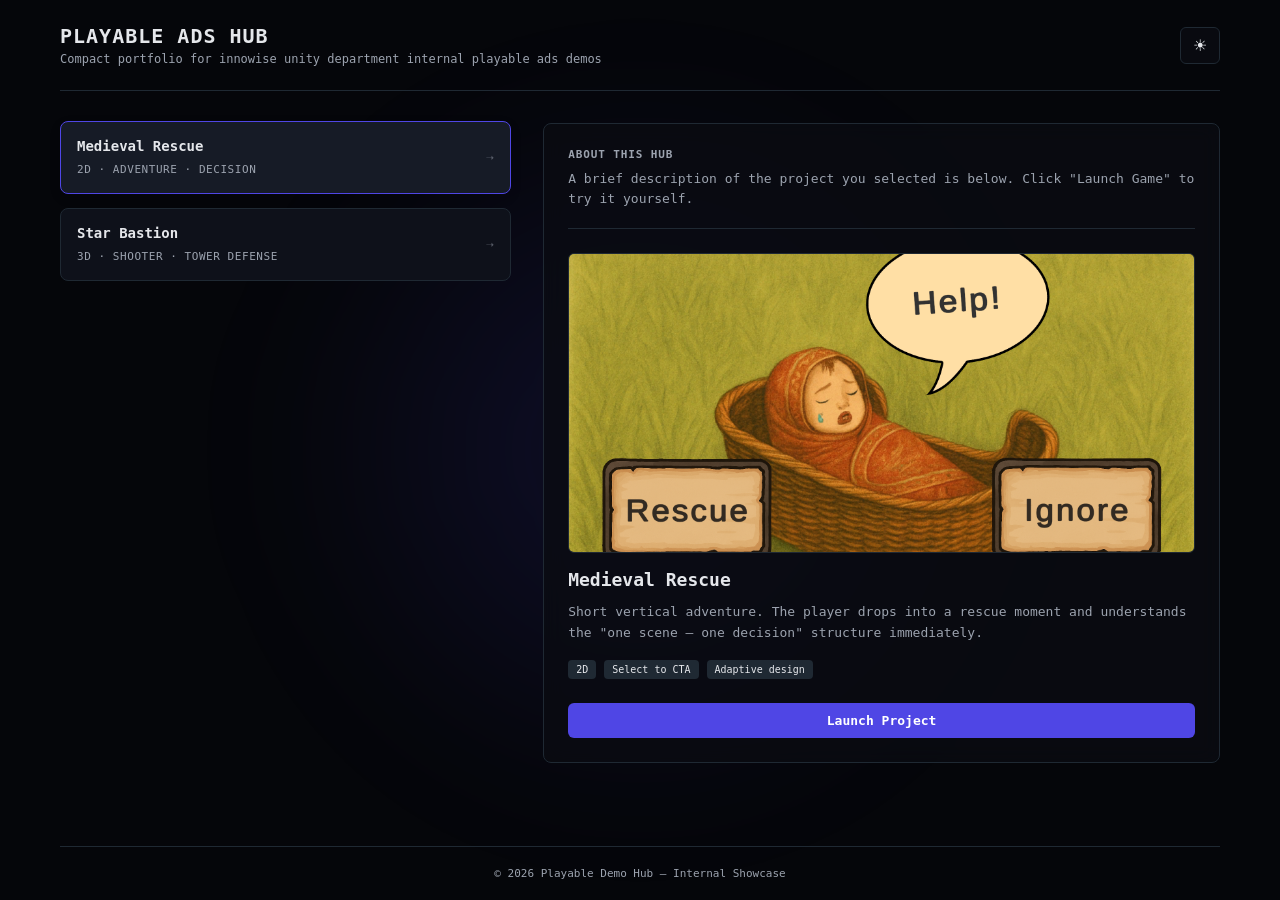
<file: index.html>
<!doctype html>
<html lang="en">
    <head>
        <meta charset="UTF-8" />
        <meta name="viewport" content="width=device-width, initial-scale=1.0" />
        <title>Playable Ads Demo Hub</title>
        <link rel="stylesheet" href="css/hub.css" />
    </head>
    <body class="hub-page">
        <div class="bg-glow"></div>

        <div class="site-wrapper">
            <header class="header">
                <div class="header-content">
                    <div class="header-text">
                        <h1 class="title">Playable ads hub</h1>
                        <p class="subtitle">
                            Compact portfolio for innowise unity department
                            internal playable ads demos
                        </p>
                    </div>
                    <button
                        id="theme-toggle"
                        class="theme-btn"
                        aria-label="Toggle theme"
                    >
                        <span class="theme-icon sun">☀</span>
                        <span class="theme-icon moon">☾</span>
                    </button>
                </div>
            </header>

            <main class="hub-main">
                <section class="hub-list" aria-label="Playable concepts">
                    <div class="hub-item" data-game="medieval">
                        <div class="hub-item-header">
                            <div class="hub-item-info">
                                <span class="hub-item-title"
                                    >Medieval Rescue</span
                                >
                                <span class="hub-item-meta"
                                    >2D · Adventure · Decision</span
                                >
                            </div>
                            <span class="hub-item-arrow">➝</span>
                        </div>

                        <div class="hub-item-mobile-content">
                            <img
                                src="img/medieval-demo.png"
                                alt="Medieval Rescue Art"
                                class="mobile-img-actual"
                            />
                            <p class="mobile-desc">
                                Quick emotional rescue scene. One clear
                                conflict, one decision.
                            </p>
                            <button
                                class="play-btn"
                                onclick="location.href = './medieval-ad.html'"
                            >
                                Play Demo
                            </button>
                        </div>
                    </div>

                    <div class="hub-item" data-game="scifi">
                        <div class="hub-item-header">
                            <div class="hub-item-info">
                                <span class="hub-item-title">Star Bastion</span>
                                <span class="hub-item-meta"
                                    >3D · Shooter · Tower Defense</span
                                >
                            </div>
                            <span class="hub-item-arrow">➝</span>
                        </div>

                        <div class="hub-item-mobile-content">
                            <img
                                src="img/sci-fi-demo.png"
                                alt="Star Bastion Art"
                                class="mobile-img-actual"
                            />
                            <p class="mobile-desc">
                                Hybrid 3D shooter. Defend the orbit, survive the
                                wave.
                            </p>
                            <button
                                class="play-btn"
                                onclick="location.href = './scifi-ad.html'"
                            >
                                Play Demo
                            </button>
                        </div>
                    </div>
                </section>

                <aside class="hub-preview-panel" aria-live="polite">
                    <div class="hub-about-static">
                        <h2 class="panel-label">About this hub</h2>
                        <p class="panel-text">
                            A brief description of the project you selected is
                            below. Click "Launch Game" to try it yourself.
                        </p>
                    </div>

                    <div class="preview-content" id="preview-container">
                        <div class="preview-placeholder">
                            Select a project to preview
                        </div>

                        <div class="project-details" data-target="medieval">
                            <img
                                src="img/medieval-demo.png"
                                alt="Medieval Rescue Art"
                                class="desktop-img-actual"
                            />
                            <h2 class="detail-title">Medieval Rescue</h2>
                            <p class="detail-desc">
                                Short vertical adventure. The player drops into
                                a rescue moment and understands the "one scene —
                                one decision" structure immediately.
                            </p>
                            <div class="detail-tags">
                                <span>2D</span>
                                <span>Select to CTA</span>
                                <span>Adaptive design</span>
                            </div>
                            <button
                                class="play-btn-lg"
                                onclick="location.href = './medieval-ad.html'"
                            >
                                Launch Project
                            </button>
                        </div>

                        <div class="project-details" data-target="scifi">
                            <img
                                src="img/sci-fi-demo.png"
                                alt="Star Bastion Art"
                                class="desktop-img-actual"
                            />
                            <h2 class="detail-title">
                                Star Bastion: Last Orbit
                            </h2>
                            <p class="detail-desc">
                                A 3D sci-fi hybrid. Shoot enemies while
                                controlling your view. A strong CTA follows the
                                first enemy wave.
                            </p>
                            <div class="detail-tags">
                                <span>3D</span>
                                <span>Two finger control</span>
                                <span>Reach score to CTA</span>
                                <span>Adaptive design</span>
                            </div>
                            <button
                                class="play-btn-lg"
                                onclick="location.href = './scifi-ad.html'"
                            >
                                Launch Project
                            </button>
                        </div>
                    </div>
                </aside>
            </main>

            <footer class="footer">
                <p>&copy; 2026 Playable Demo Hub — Internal Showcase</p>
            </footer>
        </div>

        <script src="js/hub.js"></script>
    </body>
</html>
</file>
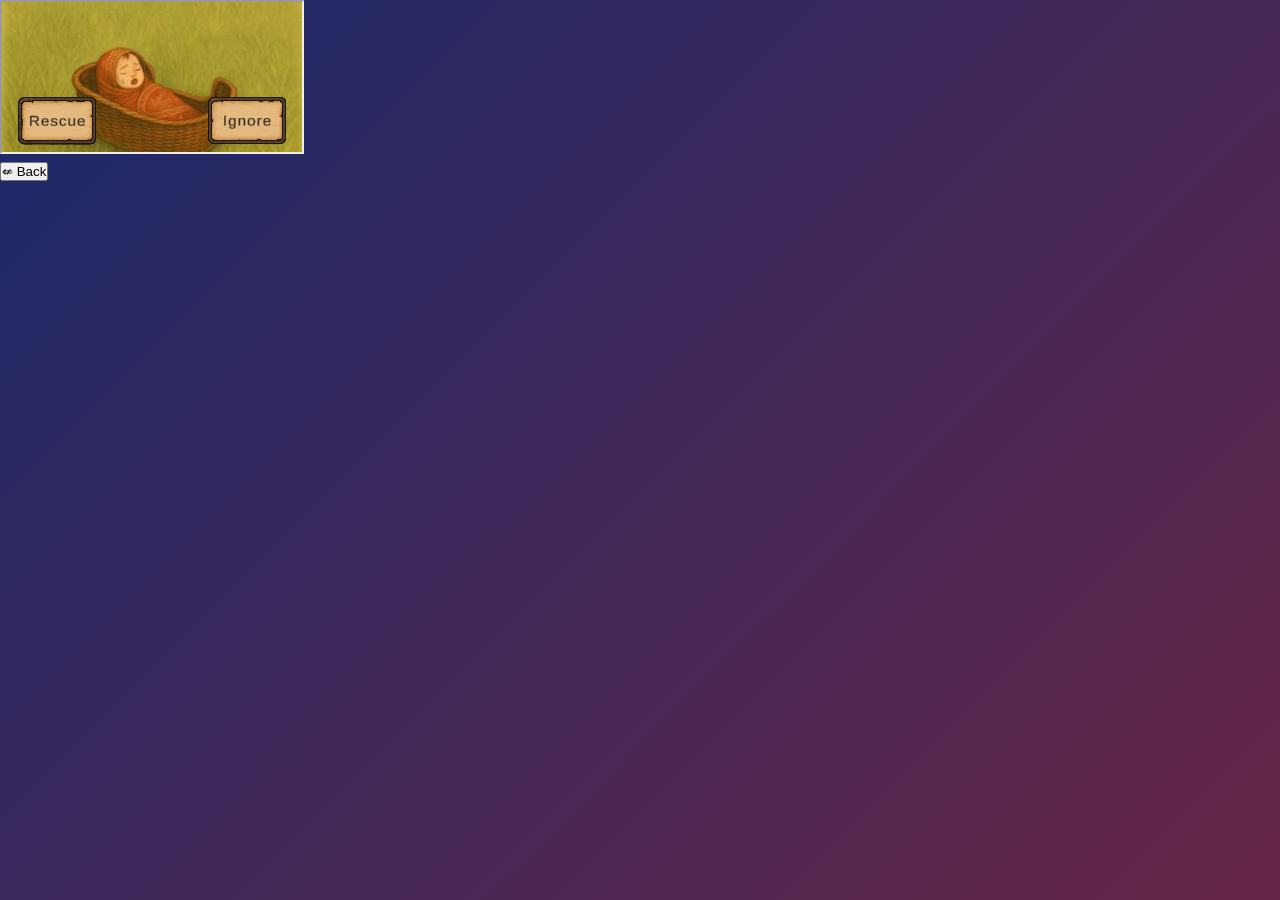
<file: fullscreen.html>
<!doctype html>
<html lang="en">
    <head>
        <meta charset="UTF-8" />
        <meta name="viewport" content="width=device-width, initial-scale=1.0" />
        <title>Medieval Rescue - Fullscreen Demo</title>
        <link rel="stylesheet" href="css/style.css" />
        <link
            href="https://fonts.googleapis.com/css2?family=MedievalSharp&family=Cinzel:wght@400;700&display=swap"
            rel="stylesheet"
        />
    </head>
    <body>
        <div class="mobile-fullscreen-game" id="mobileFullscreenGame">
            <iframe
                src="./playable/playable.html"
                class="mobile-game-frame"
                title="Medieval Rescue Game"
                allow="autoplay; fullscreen"
            >
            </iframe>
        </div>

        <button class="leave-game-btn" id="leaveGameBtn">
            &nLeftarrow; Back
        </button>

        <!--<nav class="breadcrumb fullscreen-breadcrumb">
            <a href="./index.html">Home</a>
            <span class="breadcrumb-separator">›</span>
            <a href="./medieval-ad.html">Ad</a>
            <span class="breadcrumb-separator">›</span>
            <span>Demo</span>
        </nav>-->

        <script>
            document.addEventListener("DOMContentLoaded", () => {
                let leaveBut = document.getElementById("leaveGameBtn");

                leaveBut.addEventListener("click", function () {
                    window.location.href = "./medieval-ad.html";
                });
            });
        </script>
    </body>
</html>
</file>
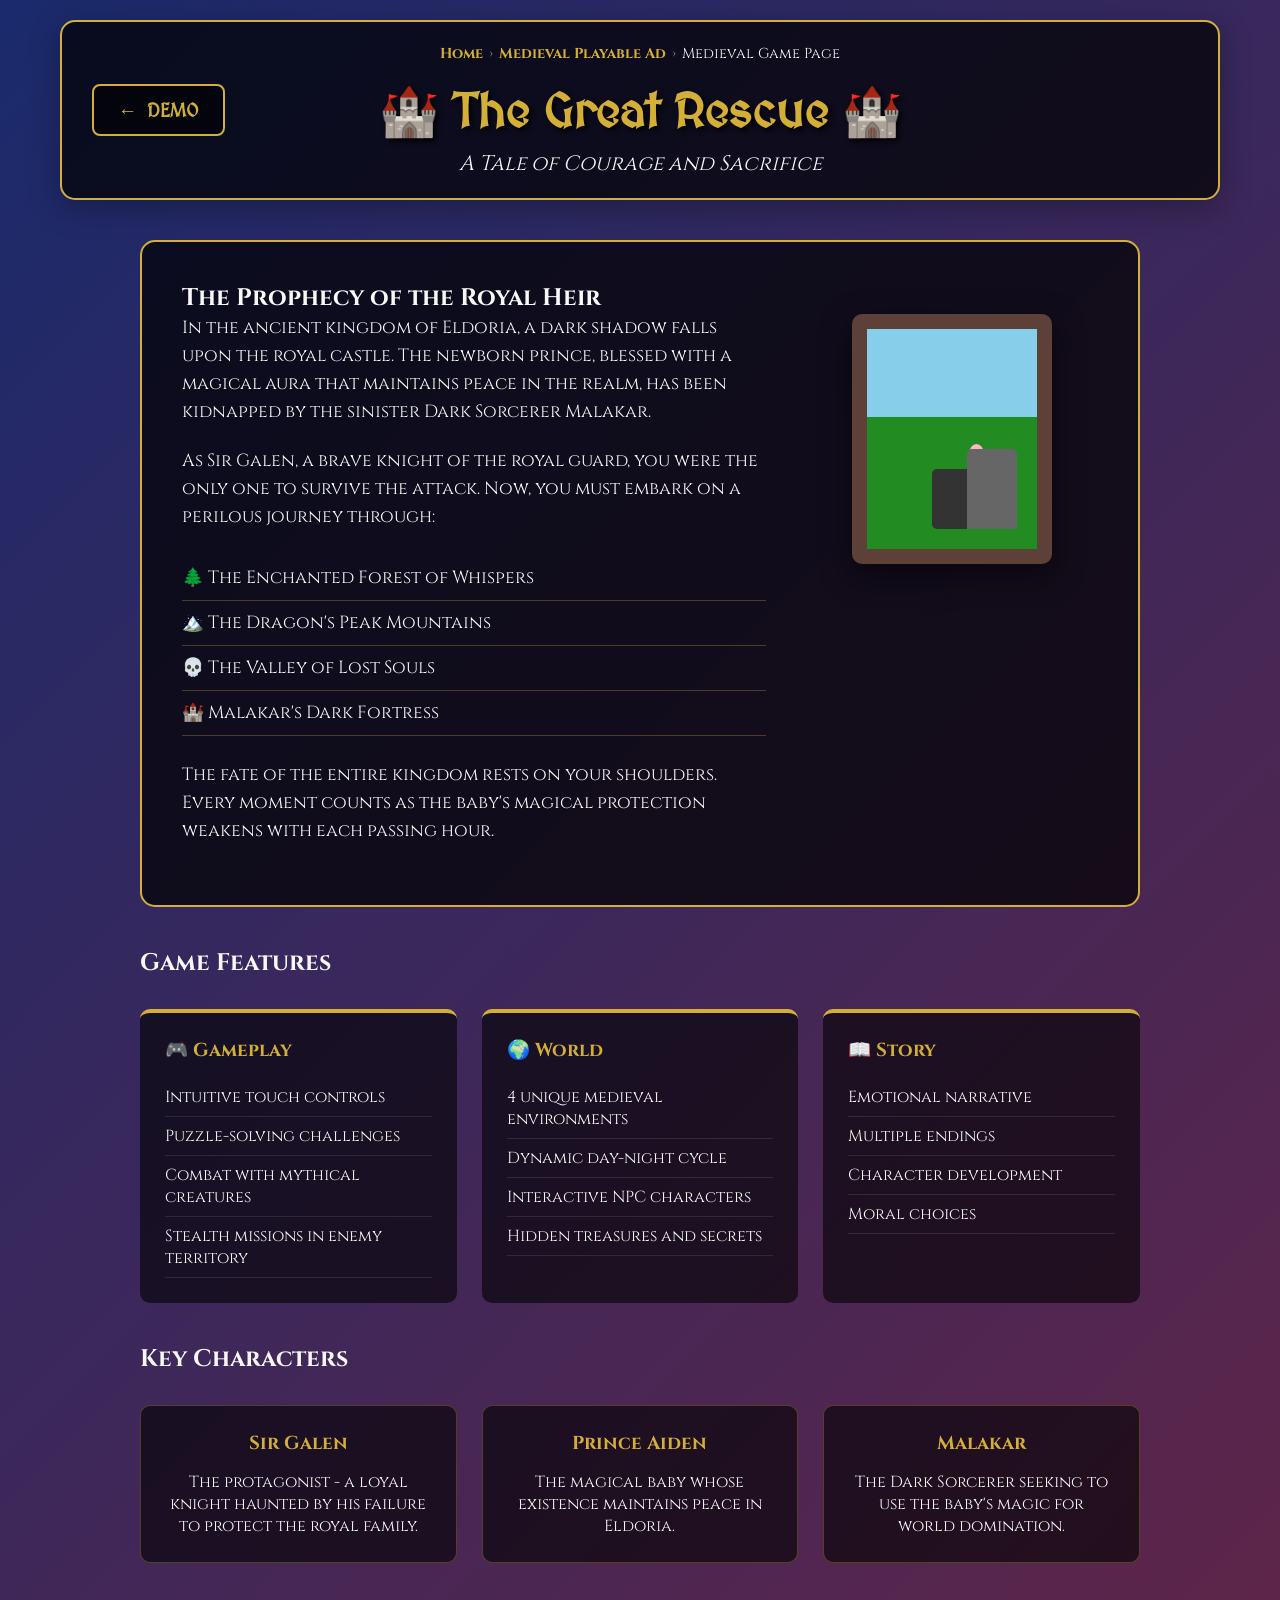
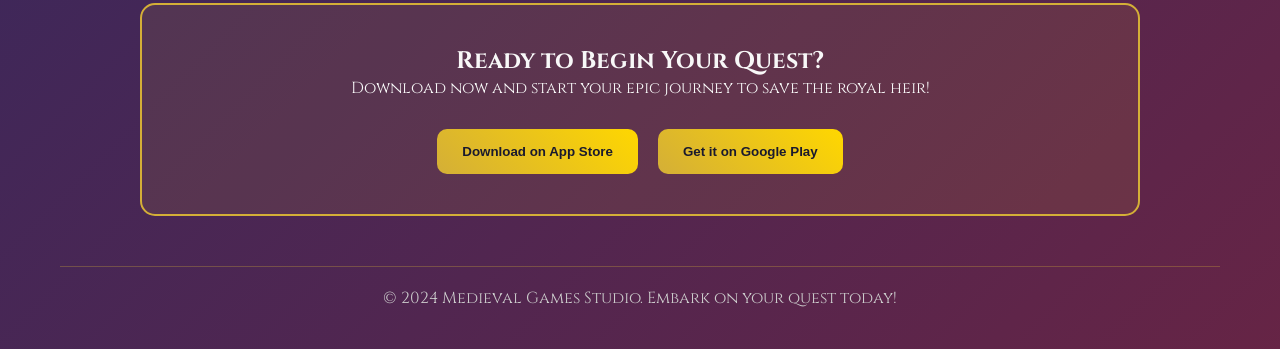
<file: game.html>
<!doctype html>
<html lang="en">
    <head>
        <meta charset="UTF-8" />
        <meta name="viewport" content="width=device-width, initial-scale=1.0" />
        <title>Medieval Rescue - Game Information</title>
        <link rel="stylesheet" href="css/style.css" />
        <link
            href="https://fonts.googleapis.com/css2?family=MedievalSharp&family=Cinzel:wght@400;700&display=swap"
            rel="stylesheet"
        />
    </head>
    <body class="game-page">
        <div class="container">
            <header class="header">
                <a href="./medieval-ad.html" class="medieval-back-btn">
                    <span>←</span> Demo
                </a>

                <nav class="breadcrumb">
                    <a href="./index.html">Home</a>
                    <span class="breadcrumb-separator">›</span>
                    <a href="./medieval-ad.html">Medieval Playable Ad</a>
                    <span class="breadcrumb-separator">›</span>
                    <span>Medieval Game Page</span>
                </nav>
                <h1 class="title">🏰 The Great Rescue 🏰</h1>
                <p class="subtitle">A Tale of Courage and Sacrifice</p>
            </header>

            <main class="game-details">
                <div class="story-section">
                    <h2>The Prophecy of the Royal Heir</h2>
                    <div class="story-content">
                        <div class="story-text">
                            <p>
                                In the ancient kingdom of Eldoria, a dark shadow
                                falls upon the royal castle. The newborn prince,
                                blessed with a magical aura that maintains peace
                                in the realm, has been kidnapped by the sinister
                                Dark Sorcerer Malakar.
                            </p>

                            <p>
                                As Sir Galen, a brave knight of the royal guard,
                                you were the only one to survive the attack.
                                Now, you must embark on a perilous journey
                                through:
                            </p>

                            <ul class="journey-list">
                                <li>🌲 The Enchanted Forest of Whispers</li>
                                <li>🏔️ The Dragon's Peak Mountains</li>
                                <li>💀 The Valley of Lost Souls</li>
                                <li>🏰 Malakar's Dark Fortress</li>
                            </ul>

                            <p>
                                The fate of the entire kingdom rests on your
                                shoulders. Every moment counts as the baby's
                                magical protection weakens with each passing
                                hour.
                            </p>
                        </div>

                        <div class="story-image">
                            <div class="medieval-art">
                                <div class="art-frame">
                                    <div class="knight-baby-scene">
                                        <div class="knight"></div>
                                        <div class="baby"></div>
                                        <div class="castle"></div>
                                    </div>
                                </div>
                            </div>
                        </div>
                    </div>
                </div>

                <div class="game-features">
                    <h2>Game Features</h2>
                    <div class="features-grid">
                        <div class="feature-card">
                            <h3>🎮 Gameplay</h3>
                            <ul>
                                <li>Intuitive touch controls</li>
                                <li>Puzzle-solving challenges</li>
                                <li>Combat with mythical creatures</li>
                                <li>Stealth missions in enemy territory</li>
                            </ul>
                        </div>

                        <div class="feature-card">
                            <h3>🌍 World</h3>
                            <ul>
                                <li>4 unique medieval environments</li>
                                <li>Dynamic day-night cycle</li>
                                <li>Interactive NPC characters</li>
                                <li>Hidden treasures and secrets</li>
                            </ul>
                        </div>

                        <div class="feature-card">
                            <h3>📖 Story</h3>
                            <ul>
                                <li>Emotional narrative</li>
                                <li>Multiple endings</li>
                                <li>Character development</li>
                                <li>Moral choices</li>
                            </ul>
                        </div>
                    </div>
                </div>

                <div class="character-section">
                    <h2>Key Characters</h2>
                    <div class="characters">
                        <div class="character">
                            <h3>Sir Galen</h3>
                            <p>
                                The protagonist - a loyal knight haunted by his
                                failure to protect the royal family.
                            </p>
                        </div>
                        <div class="character">
                            <h3>Prince Aiden</h3>
                            <p>
                                The magical baby whose existence maintains peace
                                in Eldoria.
                            </p>
                        </div>
                        <div class="character">
                            <h3>Malakar</h3>
                            <p>
                                The Dark Sorcerer seeking to use the baby's
                                magic for world domination.
                            </p>
                        </div>
                    </div>
                </div>

                <div class="call-to-action">
                    <h2>Ready to Begin Your Quest?</h2>
                    <p>
                        Download now and start your epic journey to save the
                        royal heir!
                    </p>
                    <div class="download-buttons">
                        <button class="download-btn">
                            Download on App Store
                        </button>
                        <button class="download-btn">
                            Get it on Google Play
                        </button>
                    </div>
                </div>
            </main>

            <footer class="footer">
                <p>
                    &copy; 2024 Medieval Games Studio. Embark on your quest
                    today!
                </p>
            </footer>
        </div>

        <script src="js/script.js"></script>
    </body>
</html>
</file>
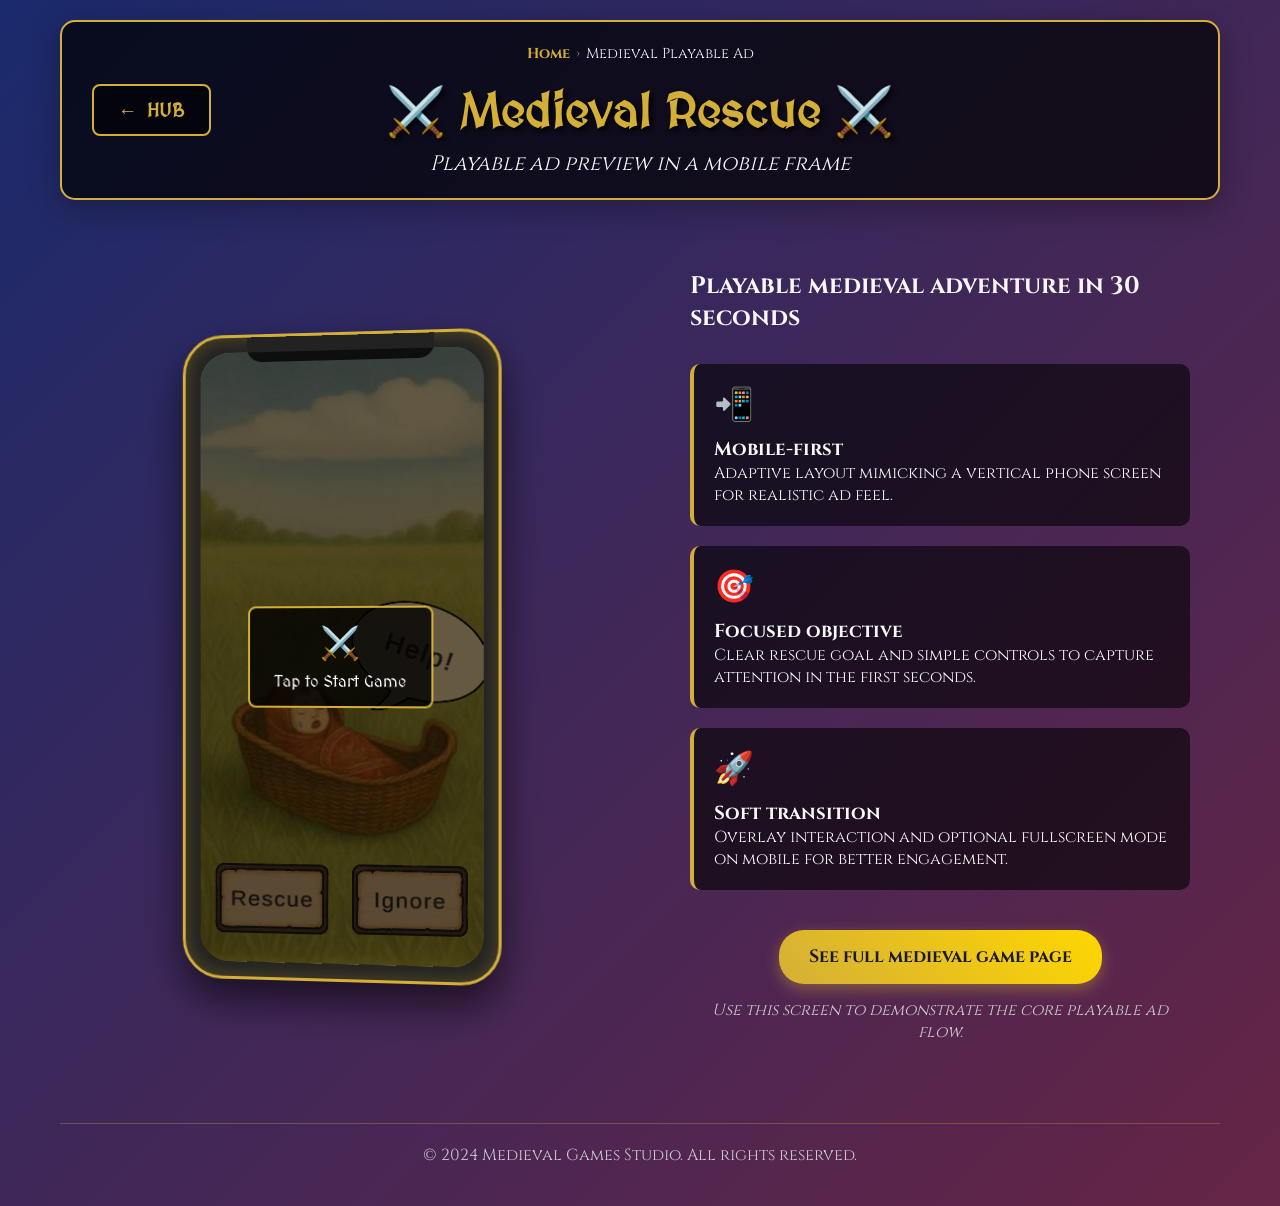
<file: medieval-ad.html>
<!doctype html>
<html lang="en">
    <head>
        <meta charset="UTF-8" />
        <meta name="viewport" content="width=device-width, initial-scale=1.0" />
        <title>Medieval Rescue - Playable Ad</title>
        <link rel="stylesheet" href="css/style.css" />
        <link
            href="https://fonts.googleapis.com/css2?family=MedievalSharp&family=Cinzel:wght@400;700&display=swap"
            rel="stylesheet"
        />
    </head>
    <body class="ad-page">
        <div class="container">
            <header class="header">
                <a href="./index.html" class="medieval-back-btn">
                    <span>←</span> Hub
                </a>

                <nav class="breadcrumb">
                    <a href="./index.html">Home</a>
                    <span class="breadcrumb-separator">›</span>
                    <span>Medieval Playable Ad</span>
                </nav>
                <h1 class="title">⚔️ Medieval Rescue ⚔️</h1>
                <p class="subtitle">Playable ad preview in a mobile frame</p>
            </header>

            <main class="main-content">
                <div class="phone-simulator">
                    <div class="phone-frame">
                        <div class="phone-notch"></div>
                        <div class="phone-screen">
                            <iframe
                                src="./playable/playable.html"
                                class="unity-frame"
                                title="Medieval Rescue Game"
                                allow="autoplay; fullscreen"
                            >
                            </iframe>

                            <div class="game-overlay" id="gameOverlay">
                                <div class="overlay-content">
                                    <span class="icon">⚔️</span>
                                    <span class="text">Tap to Start Game</span>
                                </div>
                            </div>
                        </div>
                    </div>
                    
                    <div class="medieval-mobile-wrapper">
                        <a href="./index.html" class="medieval-mobile-btn"></a>
                    </div>
                </div>

                <div class="game-info">
                    <h2>Playable medieval adventure in 30 seconds</h2>
                    <div class="features">
                        <div class="feature">
                            <span class="icon">📲</span>
                            <h3>Mobile-first</h3>
                            <p>
                                Adaptive layout mimicking a vertical phone
                                screen for realistic ad feel.
                            </p>
                        </div>
                        <div class="feature">
                            <span class="icon">🎯</span>
                            <h3>Focused objective</h3>
                            <p>
                                Clear rescue goal and simple controls to capture
                                attention in the first seconds.
                            </p>
                        </div>
                        <div class="feature">
                            <span class="icon">🚀</span>
                            <h3>Soft transition</h3>
                            <p>
                                Overlay interaction and optional fullscreen mode
                                on mobile for better engagement.
                            </p>
                        </div>
                    </div>

                    <div class="cta-section">
                        <a href="./game.html" class="cta-button"
                            >See full medieval game page</a
                        >
                        <p class="cta-subtext">
                            Use this screen to demonstrate the core playable ad
                            flow.
                        </p>
                    </div>
                </div>
            </main>

            <footer class="footer">
                <p>&copy; 2024 Medieval Games Studio. All rights reserved.</p>
            </footer>
        </div>

        <script src="js/script.js"></script>
    </body>
</html>
</file>
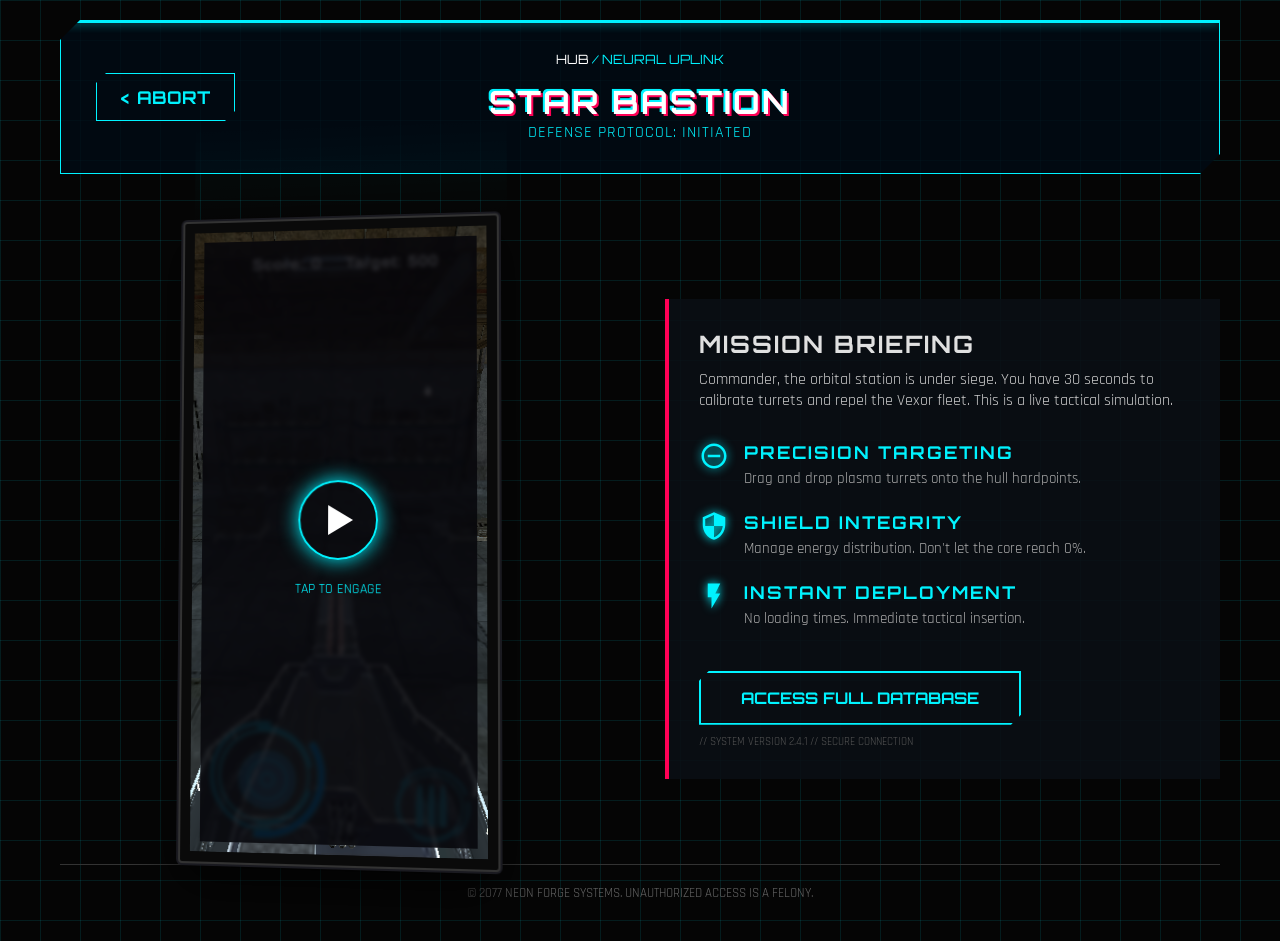
<file: scifi-ad.html>
<!doctype html>
<html lang="en">
    <head>
        <meta charset="UTF-8" />
        <meta name="viewport" content="width=device-width, initial-scale=1.0" />
        <title>Star Bastion - Neural Link</title>
        <link rel="stylesheet" href="css/scifi-style.css" />
    </head>
    <body class="scifi-body">
        <div class="container">
            <header class="header">
                <a href="./index.html" class="cyber-back-btn">
                    <span style="margin-right: 8px"><</span> ABORT
                </a>

                <nav class="breadcrumb">
                    <a href="./index.html">Hub</a> /
                    <span>Neural Uplink</span>
                </nav>
                <h1 class="glitch-text" data-text="STAR BASTION">
                    STAR BASTION
                </h1>
                <p style="color: var(--neon-blue); letter-spacing: 1px">
                    DEFENSE PROTOCOL: INITIATED
                </p>
            </header>

            <main class="main-grid">
                <div class="phone-simulator">
                    <div class="device-frame">
                        <div class="scanline"></div>
                        <div class="iframe-container">
                            <div class="device-overlay" id="gameOverlay">
                                <div class="start-btn">
                                    <div class="start-icon"></div>
                                </div>
                                <p
                                    style="
                                        margin-top: 20px;
                                        color: var(--neon-blue);
                                        font-size: 0.9rem;
                                    "
                                >
                                    TAP TO ENGAGE
                                </p>
                            </div>

                            <iframe
                                src="./playable/playable-scifi.html"
                                class="game-iframe"
                                title="Star Bastion Gameplay"
                                allow="autoplay; fullscreen"
                            >
                            </iframe>
                        </div>
                    </div>

                    <div class="cyber-mobile-wrapper">
                        <a href="./index.html" class="cyber-mobile-btn">
                            << ABORT MISSION
                        </a>
                    </div>
                </div>

                <div class="game-info">
                    <div class="info-panel">
                        <h2>Mission Briefing</h2>
                        <p style="color: #ccc; margin-top: 10px">
                            Commander, the orbital station is under siege. You
                            have 30 seconds to calibrate turrets and repel the
                            Vexor fleet. This is a live tactical simulation.
                        </p>

                        <div class="feature-list">
                            <div class="feature-item">
                                <div class="feature-icon">
                                    <svg viewBox="0 0 24 24">
                                        <path
                                            d="M12 2C6.48 2 2 6.48 2 12s4.48 10 10 10 10-4.48 10-10S17.52 2 12 2zm0 18c-4.41 0-8-3.59-8-8s3.59-8 8-8 8 3.59 8 8-3.59 8-8 8zm-5-9h10v2H7z"
                                        />
                                    </svg>
                                </div>
                                <div class="feature-text">
                                    <h3>Precision Targeting</h3>
                                    <p>
                                        Drag and drop plasma turrets onto the
                                        hull hardpoints.
                                    </p>
                                </div>
                            </div>

                            <div class="feature-item">
                                <div class="feature-icon">
                                    <svg viewBox="0 0 24 24">
                                        <path
                                            d="M12 1L3 5v6c0 5.55 3.84 10.74 9 12 5.16-1.26 9-6.45 9-12V5l-9-4zm0 10.99h7c-.53 4.12-3.28 7.79-7 8.94V12H5V6.3l7-3.11v8.8z"
                                        />
                                    </svg>
                                </div>
                                <div class="feature-text">
                                    <h3>Shield Integrity</h3>
                                    <p>
                                        Manage energy distribution. Don't let
                                        the core reach 0%.
                                    </p>
                                </div>
                            </div>

                            <div class="feature-item">
                                <div class="feature-icon">
                                    <svg viewBox="0 0 24 24">
                                        <path d="M7 2v11h3v9l7-12h-4l4-8z" />
                                    </svg>
                                </div>
                                <div class="feature-text">
                                    <h3>Instant Deployment</h3>
                                    <p>
                                        No loading times. Immediate tactical
                                        insertion.
                                    </p>
                                </div>
                            </div>
                        </div>

                        <div style="margin-top: 40px">
                            <a href="./scifi-game.html" class="cyber-btn">
                                Access Full Database
                            </a>
                            <p
                                style="
                                    font-size: 0.7rem;
                                    color: #555;
                                    margin-top: 10px;
                                "
                            >
                                // SYSTEM VERSION 2.4.1 // SECURE CONNECTION
                            </p>
                        </div>
                    </div>
                </div>
            </main>

            <footer class="footer">
                <p>
                    &copy; 2077 Neon Forge Systems. Unauthorized access is a
                    felony.
                </p>
            </footer>
        </div>

        <script src="js/scifi-script.js"></script>
    </body>
</html>
</file>
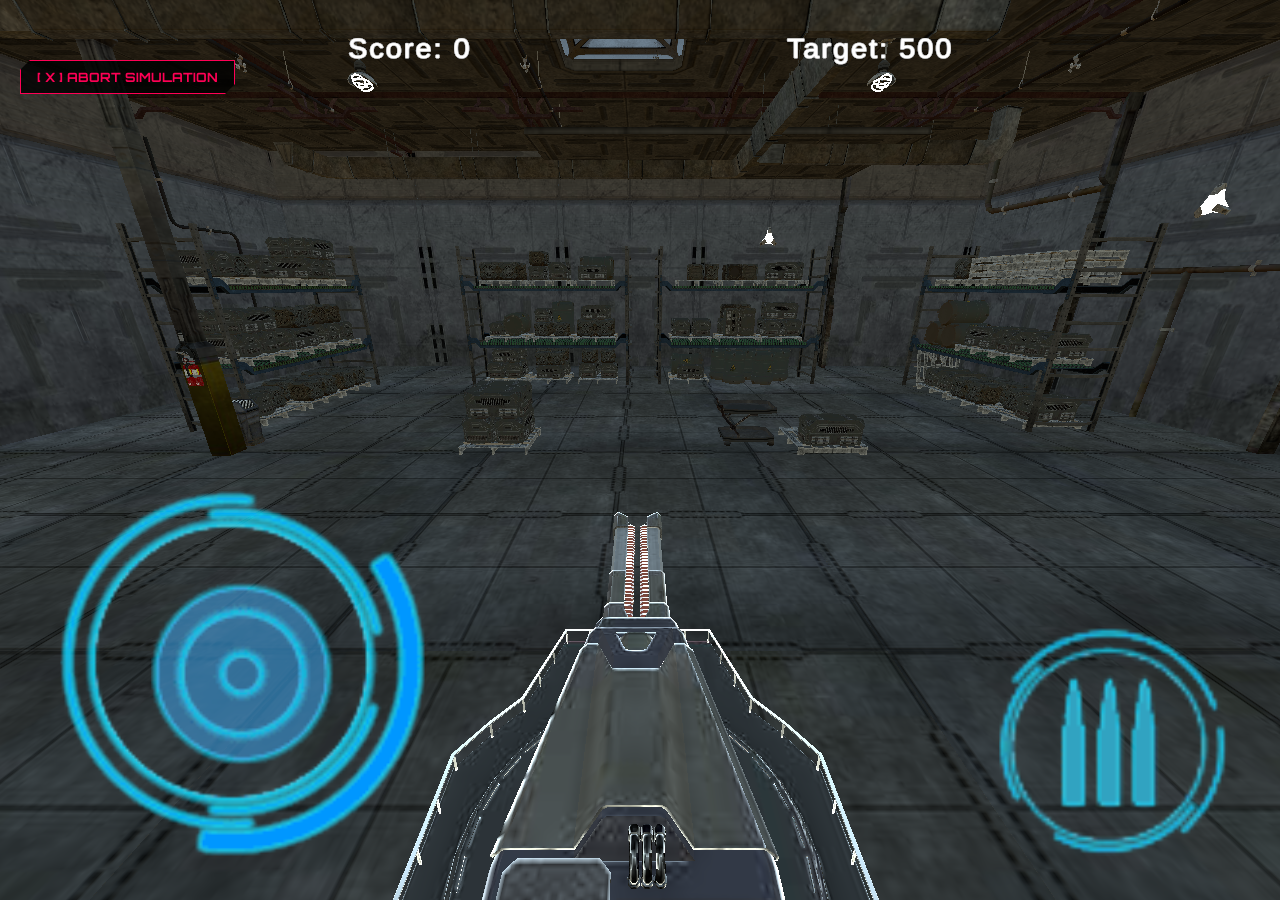
<file: scifi-fullscreen.html>
<!doctype html>
<html lang="en">
    <head>
        <meta charset="UTF-8" />
        <meta name="viewport" content="width=device-width, initial-scale=1.0" />
        <title>Star Bastion - Tactical Mode</title>
        <link rel="stylesheet" href="css/scifi-style.css" />
    </head>
    <body>
        <div class="mobile-fs-container">
            <!--<nav class="breadcrumb fullscreen-breadcrumb">
                <a href="./index.html">HUB</a> /
                <a href="./scifi-ad.html">UPLINK</a> /
                <span>TACTICAL</span>
            </nav>-->

            <button id="abortMissionBtn" class="cyber-btn danger abort-btn">
                [ X ] ABORT SIMULATION
            </button>

            <iframe
                src="./playable/playable-scifi.html"
                class="game-iframe"
                title="Star Bastion Mobile"
                allow="autoplay; fullscreen"
            >
            </iframe>
        </div>

        <script>
            // Inline script for immediate execution on mobile
            document.addEventListener("DOMContentLoaded", () => {
                const abortBtn = document.getElementById("abortMissionBtn");
                abortBtn.addEventListener("click", () => {
                    // Return to the ad landing page
                    window.location.href = "./scifi-ad.html";
                });
            });
        </script>
    </body>
</html>
</file>
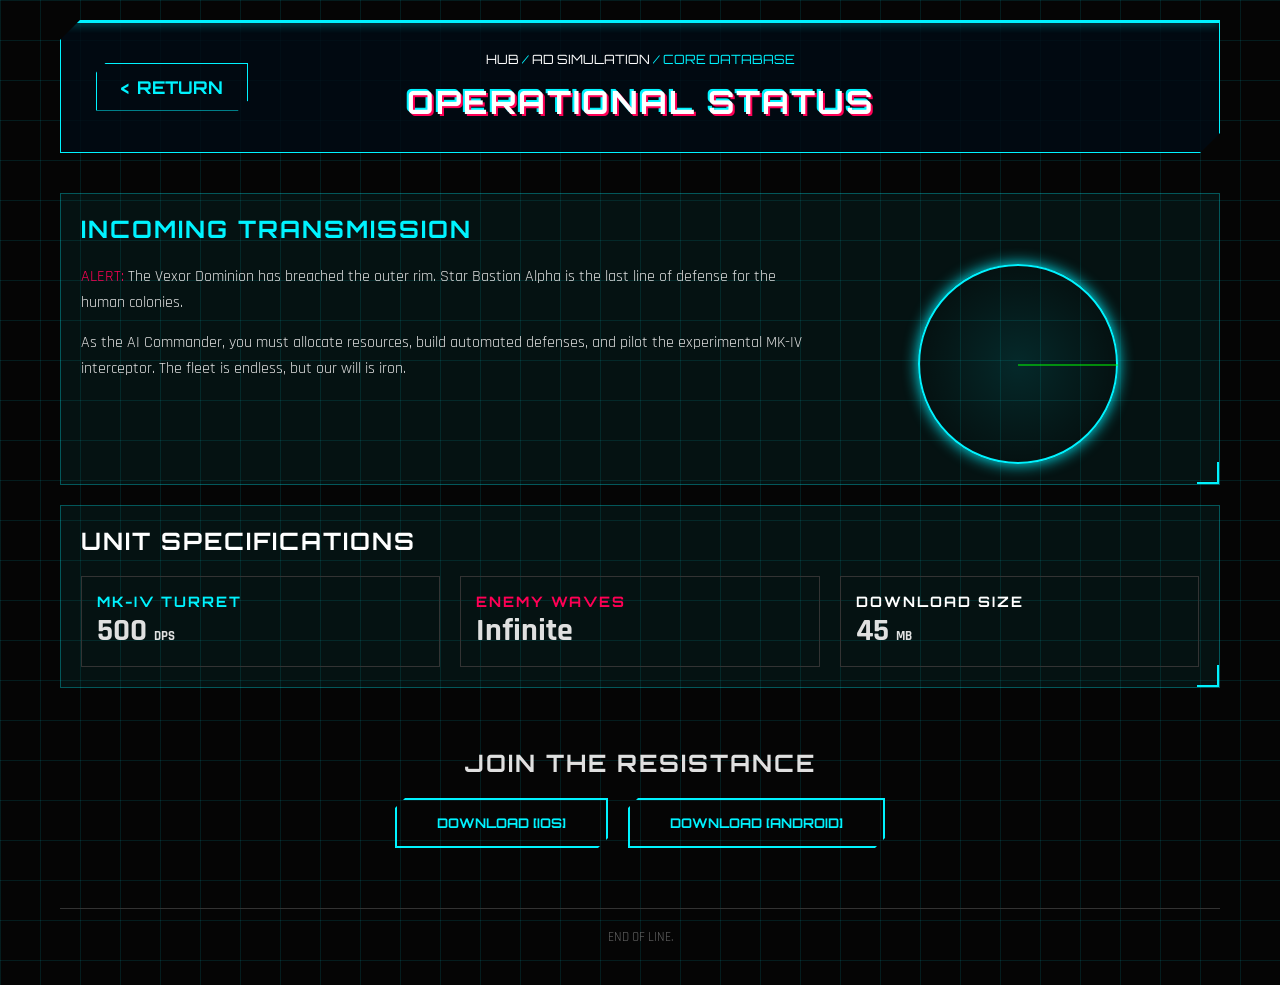
<file: scifi-game.html>
<!doctype html>
<html lang="en">
    <head>
        <meta charset="UTF-8" />
        <meta name="viewport" content="width=device-width, initial-scale=1.0" />
        <title>Star Bastion - Database</title>
        <link rel="stylesheet" href="css/scifi-style.css" />
    </head>
    <body>
        <div class="container">
            <header class="header">
                <a href="./scifi-ad.html" class="cyber-back-btn">
                    <span style="margin-right: 8px"><</span> RETURN
                </a>

                <nav class="breadcrumb">
                    <a href="./index.html">Hub</a> /
                    <a href="./scifi-ad.html">Ad Simulation</a> /
                    <span>Core Database</span>
                </nav>
                <h1 class="glitch-text">OPERATIONAL STATUS</h1>
            </header>

            <main>
                <section class="holo-card">
                    <h2 style="color: var(--neon-blue); margin-bottom: 20px">
                        INCOMING TRANSMISSION
                    </h2>
                    <div style="display: flex; gap: 30px; flex-wrap: wrap">
                        <div style="flex: 2">
                            <p style="margin-bottom: 15px; line-height: 1.6">
                                <span style="color: var(--neon-pink)"
                                    >ALERT:</span
                                >
                                The Vexor Dominion has breached the outer rim.
                                Star Bastion Alpha is the last line of defense
                                for the human colonies.
                            </p>
                            <p style="margin-bottom: 15px; line-height: 1.6">
                                As the AI Commander, you must allocate
                                resources, build automated defenses, and pilot
                                the experimental MK-IV interceptor. The fleet is
                                endless, but our will is iron.
                            </p>
                        </div>

                        <div
                            style="
                                flex: 1;
                                min-width: 250px;
                                display: flex;
                                justify-content: center;
                            "
                        >
                            <div
                                style="
                                    width: 200px;
                                    height: 200px;
                                    border: 2px solid var(--neon-blue);
                                    border-radius: 50%;
                                    background: radial-gradient(
                                        circle,
                                        rgba(0, 243, 255, 0.1) 0%,
                                        transparent 70%
                                    );
                                    position: relative;
                                    box-shadow: 0 0 15px var(--neon-blue);
                                "
                            >
                                <div
                                    style="
                                        position: absolute;
                                        top: 50%;
                                        left: 50%;
                                        width: 100px;
                                        height: 2px;
                                        background: rgba(0, 255, 0, 0.5);
                                        transform-origin: left;
                                        animation: radar-spin 4s infinite linear;
                                    "
                                ></div>
                            </div>
                            <style>
                                @keyframes radar-spin {
                                    100% {
                                        transform: rotate(360deg);
                                    }
                                }
                            </style>
                        </div>
                    </div>
                </section>

                <section class="holo-card">
                    <h2 style="color: #fff; margin-bottom: 20px">
                        UNIT SPECIFICATIONS
                    </h2>
                    <div class="stats-grid">
                        <div style="border: 1px solid #333; padding: 15px">
                            <h3
                                style="
                                    color: var(--neon-blue);
                                    font-size: 0.9rem;
                                "
                            >
                                MK-IV TURRET
                            </h3>
                            <p style="font-size: 2rem; font-weight: bold">
                                500 <span style="font-size: 0.8rem">DPS</span>
                            </p>
                        </div>
                        <div style="border: 1px solid #333; padding: 15px">
                            <h3
                                style="
                                    color: var(--neon-pink);
                                    font-size: 0.9rem;
                                "
                            >
                                ENEMY WAVES
                            </h3>
                            <p style="font-size: 2rem; font-weight: bold">
                                Infinite
                            </p>
                        </div>
                        <div style="border: 1px solid #333; padding: 15px">
                            <h3 style="color: #fff; font-size: 0.9rem">
                                DOWNLOAD SIZE
                            </h3>
                            <p style="font-size: 2rem; font-weight: bold">
                                45 <span style="font-size: 0.8rem">MB</span>
                            </p>
                        </div>
                    </div>
                </section>

                <div style="text-align: center; margin: 60px 0">
                    <h2 style="margin-bottom: 20px">JOIN THE RESISTANCE</h2>
                    <div
                        style="
                            display: flex;
                            gap: 20px;
                            justify-content: center;
                            flex-wrap: wrap;
                        "
                    >
                        <button class="cyber-btn">Download [iOS]</button>
                        <button class="cyber-btn">Download [Android]</button>
                    </div>
                </div>
            </main>

            <footer class="footer">
                <p>End of Line.</p>
            </footer>
        </div>

        <script src="js/scifi-script.js"></script>
    </body>
</html>
</file>
<file: css/hub.css>
/* --- Variables & Theme Setup --- */
:root {
    /* Dark Theme (Default) */
    --bg-app: #05060a;
    --bg-panel: rgba(10, 12, 18, 0.8);
    --bg-card: #0e111a;
    --bg-card-hover: #161b26;
    --border-color: #1f2933;
    --accent-color: #4f46e5;
    --accent-hover: #4338ca;
    --text-main: #e5e7eb;
    --text-muted: #9ca3af;
    --placeholder-bg: #111827;

    /* Dynamic Background Color (Deep Indigo/Purple for Dark Mode) */
    --glow-color: rgba(79, 70, 229, 0.15);

    --font-main: "JetBrains Mono", "Fira Code", monospace;
    --transition: 0.25s ease;
}

body.light-theme {
    /* Light Theme overrides */
    --bg-app: #f3f4f6;
    --bg-panel: rgba(
        255,
        255,
        255,
        0.85
    ); /* Slightly more transparent for glow visibility */
    --bg-card: #ffffff;
    --bg-card-hover: #f9fafb;
    --border-color: #e5e7eb;
    --text-main: #1f2937;
    --text-muted: #6b7280;
    --placeholder-bg: #e5e7eb;

    /* Dynamic Background Color (Soft Blue/Violet for Light Mode) */
    --glow-color: rgba(165, 180, 252, 0.4);
}

/* --- Base Reset & Layout --- */
* {
    margin: 0;
    padding: 0;
    box-sizing: border-box;
}

html,
body {
    height: 100%;
}

body.hub-page {
    font-family: var(--font-main);
    background: var(--bg-app);
    color: var(--text-main);
    transition:
        background var(--transition),
        color var(--transition);
    position: relative;
    overflow-x: hidden; /* Prevent scrollbar from blur overflow */
}

/* --- Dynamic Background Glow --- */
.bg-glow {
    position: fixed;
    top: 50%;
    left: 50%;
    transform: translate(-50%, -50%);
    width: 60vmax; /* Responsive size */
    height: 60vmax;
    background: radial-gradient(
        circle at center,
        var(--glow-color) 0%,
        transparent 70%
    );
    z-index: -1; /* Behind everything */
    pointer-events: none; /* Click-through */
    filter: blur(60px); /* Soften the edges significantly */
    animation: pulse-glow 8s ease-in-out infinite alternate;
}

@keyframes pulse-glow {
    0% {
        opacity: 0.5;
        transform: translate(-50%, -50%) scale(0.8);
    }
    100% {
        opacity: 0.8;
        transform: translate(-50%, -50%) scale(1.1);
    }
}

.site-wrapper {
    display: flex;
    flex-direction: column;
    min-height: 100vh;
    max-width: 1200px;
    margin: 0 auto;
    padding: 0 20px;
    position: relative;
    z-index: 1; /* Keep content above glow */
}

/* --- Header --- */
.header {
    padding: 24px 0;
    border-bottom: 1px solid var(--border-color);
    margin-bottom: 32px;
}

.header-content {
    display: flex;
    justify-content: space-between;
    align-items: center;
}

.title {
    font-size: 20px;
    font-weight: 700;
    text-transform: uppercase;
    letter-spacing: 0.05em;
}

.subtitle {
    font-size: 12px;
    color: var(--text-muted);
    margin-top: 4px;
}

/* Theme Toggle Button */
.theme-btn {
    background: transparent;
    border: 1px solid var(--border-color);
    color: var(--text-main);
    padding: 8px 12px;
    border-radius: 6px;
    cursor: pointer;
    font-size: 16px;
    transition: all 0.2s;
    display: flex;
    align-items: center;
    justify-content: center;
    background: var(--bg-panel); /* Add background to stand out from glow */
}

.theme-btn:hover {
    border-color: var(--accent-color);
    color: var(--accent-color);
}

.light-theme .theme-icon.sun {
    display: none;
}
.light-theme .theme-icon.moon {
    display: inline;
}
body:not(.light-theme) .theme-icon.sun {
    display: inline;
}
body:not(.light-theme) .theme-icon.moon {
    display: none;
}

/* --- Main Grid Layout --- */
.hub-main {
    flex: 1; /* Pushes footer down */
    display: grid;
    grid-template-columns: 1fr 1.5fr;
    gap: 32px;
    padding-bottom: 40px;
}

/* --- Left Column: List --- */
.hub-list {
    display: flex;
    flex-direction: column;
    gap: 12px;
}

.hub-item {
    background: var(--bg-card);
    border: 1px solid var(--border-color);
    border-radius: 8px;
    padding: 16px;
    cursor: pointer;
    transition: var(--transition);
}

.hub-item:hover,
.hub-item.active {
    border-color: var(--accent-color);
    background: var(--bg-card-hover);
    transform: translateY(-2px);
    box-shadow: 0 4px 12px rgba(0, 0, 0, 0.1);
}

.hub-item-header {
    display: flex;
    justify-content: space-between;
    align-items: center;
}

.hub-item-title {
    display: block;
    font-weight: 600;
    font-size: 14px;
    margin-bottom: 4px;
}

.hub-item-meta {
    font-size: 11px;
    color: var(--text-muted);
    text-transform: uppercase;
    letter-spacing: 0.05em;
}

.hub-item-arrow {
    font-size: 14px;
    color: var(--text-muted);
    opacity: 0.5;
}

/* Mobile Content Hidden by default on Desktop */
.hub-item-mobile-content {
    display: none;
    margin-top: 16px;
    padding-top: 16px;
    border-top: 1px solid var(--border-color);
}

/* --- Right Column: Preview Panel (Desktop) --- */
.hub-preview-panel {
    background: var(--bg-panel);
    border: 1px solid var(--border-color);
    border-radius: 8px;
    padding: 24px;
    height: fit-content;
    position: sticky;
    top: 20px;
    backdrop-filter: blur(10px);
}

.panel-label {
    font-size: 11px;
    text-transform: uppercase;
    color: var(--text-muted);
    margin-bottom: 8px;
    letter-spacing: 0.08em;
}

.panel-text {
    font-size: 13px;
    line-height: 1.5;
    color: var(--text-muted);
    margin-bottom: 24px;
    border-bottom: 1px solid var(--border-color);
    padding-bottom: 20px;
}

.preview-placeholder {
    text-align: center;
    color: var(--text-muted);
    padding: 40px 0;
    font-size: 13px;
    font-style: italic;
}

.project-details {
    display: none; /* Hidden until activated */
    animation: fadeIn 0.3s ease;
}

.project-details.active {
    display: block;
}

@keyframes fadeIn {
    from {
        opacity: 0;
        transform: translateY(5px);
    }
    to {
        opacity: 1;
        transform: translateY(0);
    }
}

.desktop-img-placeholder {
    width: 100%;
    height: 200px;
    background: var(--placeholder-bg);
    border-radius: 6px;
    display: flex;
    align-items: center;
    justify-content: center;
    color: var(--text-muted);
    font-size: 12px;
    margin-bottom: 20px;
    border: 1px dashed var(--border-color);
}

.detail-title {
    font-size: 18px;
    margin-bottom: 12px;
    color: var(--text-main);
}

.detail-desc {
    font-size: 13px;
    line-height: 1.6;
    color: var(--text-muted);
    margin-bottom: 16px;
}

.detail-tags {
    display: flex;
    gap: 8px;
    margin-bottom: 24px;
    flex-wrap: wrap;
}

.detail-tags span {
    font-size: 10px;
    background: var(--border-color);
    padding: 4px 8px;
    border-radius: 4px;
    color: var(--text-main);
}

/* Buttons */
.play-btn,
.play-btn-lg {
    background: var(--accent-color);
    color: #fff;
    border: none;
    padding: 10px 20px;
    border-radius: 6px;
    cursor: pointer;
    font-family: inherit;
    font-weight: 600;
    font-size: 13px;
    transition: background 0.2s;
    text-align: center;
    width: 100%;
    display: block;
}

.play-btn:hover,
.play-btn-lg:hover {
    background: var(--accent-hover);
}

/* --- Footer --- */
.footer {
    border-top: 1px solid var(--border-color);
    padding: 20px 0;
    text-align: center;
    font-size: 11px;
    color: var(--text-muted);
    margin-top: auto; /* Sticky footer magic */
}

/* --- Actual Images Styles (Global) --- */
.mobile-img-actual,
.desktop-img-actual {
    width: 100%;
    display: block;
    border-radius: 6px;
    object-fit: cover;
    border: 1px solid var(--border-color);
    margin-bottom: 16px;
    background-color: var(--placeholder-bg);
}

.mobile-img-actual {
    height: 140px;
}

.desktop-img-actual {
    height: 300px;
}

/* --- Mobile / Tablet Adaptation --- */
@media (max-width: 768px) {
    .hub-main {
        grid-template-columns: 1fr; /* Single column */
        gap: 20px;
    }

    /* Hide the right panel completely on mobile */
    .hub-preview-panel {
        display: none;
    }

    /* Show content inside the cards */
    .hub-item-mobile-content {
        display: block;
    }

    /* Image placeholder for mobile */
    .mobile-img-placeholder {
        width: 100%;
        height: 140px;
        background: var(--placeholder-bg);
        border-radius: 6px;
        display: flex;
        align-items: center;
        justify-content: center;
        color: var(--text-muted);
        font-size: 11px;
        margin-bottom: 12px;
        border: 1px dashed var(--border-color);
    }

    .mobile-desc {
        font-size: 12px;
        color: var(--text-muted);
        line-height: 1.5;
        margin-bottom: 16px;
    }

    /* Disable hover effects that stick on mobile */
    .hub-item:hover {
        transform: none;
    }
}
</file>
<file: css/style.css>
/* style.css */
* {
    margin: 0;
    padding: 0;
    box-sizing: border-box;
}

body {
    font-family: "Cinzel", serif;
    background: linear-gradient(135deg, #1a2a6c, #b21f1f, #fdbb2d);
    background-size: 400% 400%;
    animation: gradient 15s ease infinite;
    color: #f8f8f8;
    min-height: 100vh;
}

@keyframes gradient {
    0% {
        background-position: 0% 50%;
    }
    50% {
        background-position: 100% 50%;
    }
    100% {
        background-position: 0% 50%;
    }
}

.container {
    max-width: 1200px;
    margin: 0 auto;
    padding: 20px;
}

/* Header Styles */
.header {
    text-align: center;
    margin-bottom: 40px;
    padding: 20px;
    background: rgba(0, 0, 0, 0.7);
    border-radius: 15px;
    border: 2px solid #d4af37;
    box-shadow: 0 8px 32px rgba(0, 0, 0, 0.3);
    position: relative; /* For absolute positioning of back button */
}

/* --- Medieval Back Button (Desktop) --- */
.medieval-back-btn {
    position: absolute;
    left: 30px;
    top: 50%;
    /* Combine centering with scale for animation */
    transform: translateY(-50%) scale(1);
    
    display: flex;
    align-items: center;
    gap: 10px;
    
    background: rgba(0, 0, 0, 0.6);
    color: #d4af37;
    text-decoration: none;
    /* Увеличенный размер для десктопа */
    padding: 12px 24px;
    border: 2px solid #d4af37;
    border-radius: 8px;
    
    font-family: "MedievalSharp", cursive;
    font-size: 1.2rem; /* Увеличенный шрифт */
    font-weight: bold;
    text-transform: uppercase;
    transition: background 0.3s ease, color 0.3s ease;
    z-index: 100;
    
    /* Pulsing Animation */
    animation: medieval-pulse 2s infinite ease-in-out;
}

@keyframes medieval-pulse {
    0% {
        transform: translateY(-50%) scale(1);
        box-shadow: 0 0 0 rgba(212, 175, 55, 0);
    }
    50% {
        transform: translateY(-50%) scale(1.05);
        box-shadow: 0 0 20px rgba(212, 175, 55, 0.6);
    }
    100% {
        transform: translateY(-50%) scale(1);
        box-shadow: 0 0 0 rgba(212, 175, 55, 0);
    }
}

.medieval-back-btn:hover {
    background: #d4af37;
    color: #1a1a2e;
    animation: none; /* Stop pulsing on hover */
    transform: translateY(-50%) scale(1.05);
    box-shadow: 0 0 25px rgba(212, 175, 55, 0.8);
}

.title {
    font-family: "MedievalSharp", cursive;
    font-size: 3em;
    color: #d4af37;
    text-shadow: 3px 3px 5px rgba(0, 0, 0, 0.8);
    margin-bottom: 10px;
}

.subtitle {
    font-size: 1.3em;
    color: #f8f8f8;
    font-style: italic;
}

/* --- Mobile Specific Back Button (Hidden on Desktop) --- */
.medieval-mobile-wrapper {
    display: none; /* Hidden by default */
    width: 100%;
    margin-top: 25px;
    perspective: 1000px; /* To match phone 3d feel if needed */
}

.medieval-mobile-btn {
    display: block;
    width: 100%;
    padding: 15px;
    text-align: center;
    background: linear-gradient(45deg, #1a1a2e, #000);
    border: 2px solid #d4af37;
    border-radius: 12px;
    color: #d4af37;
    text-decoration: none;
    font-family: "MedievalSharp", cursive;
    font-size: 1.2rem;
    text-transform: uppercase;
    box-shadow: 0 5px 15px rgba(0,0,0,0.5);
    position: relative;
    overflow: hidden;
}

.medieval-mobile-btn::after {
    content: "↩ Return to Hub";
}

/* Hub (index) page */
.hub-main {
    display: grid;
    grid-template-columns: minmax(0, 1.4fr) minmax(0, 1.6fr);
    gap: 32px;
    align-items: flex-start;
}

.hub-list {
    display: flex;
    flex-direction: column;
    gap: 20px;
}

.hub-item {
    display: block;
    padding: 20px 22px;
    background: rgba(0, 0, 0, 0.65);
    border-radius: 16px;
    border: 2px solid rgba(212, 175, 55, 0.3);
    color: inherit;
    text-decoration: none;
    overflow: hidden;
    transition: all 0.3s ease;
    position: relative;
}

.hub-item::before {
    content: "";
    position: absolute;
    inset: 0;
    background: radial-gradient(
        circle at top left,
        rgba(212, 175, 55, 0.25),
        transparent 55%
    );
    opacity: 0;
    transition: opacity 0.3s ease;
    pointer-events: none;
}

.hub-item-header h2 {
    font-size: 1.4em;
    margin-top: 6px;
}

.hub-tag {
    display: inline-block;
    padding: 4px 10px;
    border-radius: 999px;
    background: rgba(212, 175, 55, 0.1);
    border: 1px solid rgba(212, 175, 55, 0.4);
    font-size: 0.75rem;
    text-transform: uppercase;
    letter-spacing: 0.08em;
}

.hub-item-body {
    max-height: 68px;
    margin-top: 10px;
    overflow: hidden;
    transition: max-height 0.35s ease;
    font-size: 0.95rem;
}

.hub-item-body p {
    margin-bottom: 8px;
}

.hub-item-body ul {
    list-style: none;
    padding-left: 0;
}

.hub-item-body li {
    position: relative;
    padding-left: 16px;
    margin-bottom: 4px;
    font-size: 0.9rem;
}

.hub-item-body li::before {
    content: "•";
    position: absolute;
    left: 0;
    color: #d4af37;
}

.hub-item:hover {
    border-color: #d4af37;
    transform: translateX(6px);
    box-shadow: 0 10px 26px rgba(0, 0, 0, 0.6);
}

.hub-item:hover::before {
    opacity: 1;
}

.hub-item:hover .hub-item-body {
    max-height: 300px;
}

.hub-description {
    padding: 24px 26px;
    background: rgba(0, 0, 0, 0.7);
    border-radius: 16px;
    border: 2px solid rgba(212, 175, 55, 0.4);
}

.hub-description p {
    margin-top: 10px;
    line-height: 1.6;
}

.hub-description ul {
    margin-top: 12px;
    margin-left: 18px;
}

.hub-description li {
    margin-bottom: 6px;
}

/* Ad Page Specific Styles */
.ad-page .main-content {
    display: grid;
    grid-template-columns: 1fr 1fr;
    gap: 40px;
    align-items: center;
}

/* Phone Simulator */
.phone-simulator {
    display: flex;
    flex-direction: column; /* Changed to column to allow button below */
    justify-content: center;
    align-items: center;
    perspective: 1000px;
}

.phone-frame {
    width: 320px;
    height: 650px;
    background: #222;
    border-radius: 40px;
    padding: 15px;
    position: relative;
    border: 3px solid #d4af37;
    box-shadow:
        0 20px 40px rgba(0, 0, 0, 0.6),
        inset 0 0 20px rgba(212, 175, 55, 0.3);
    transform: rotateY(-5deg);
    transition: transform 0.3s ease;
}

.phone-frame:hover {
    transform: rotateY(0deg);
}

.phone-notch {
    width: 60%;
    height: 25px;
    background: #222;
    border-bottom-left-radius: 15px;
    border-bottom-right-radius: 15px;
    position: absolute;
    top: 0;
    left: 50%;
    transform: translateX(-50%);
    z-index: 2;
}

.phone-screen {
    width: 100%;
    height: 100%;
    background: #000;
    border-radius: 30px;
    overflow: hidden;
    position: relative;
}

.unity-frame {
    width: 100%;
    height: 100%;
    border: none;
    background: #1a1a2e;
}

.game-overlay {
    position: absolute;
    top: 0;
    left: 0;
    width: 100%;
    height: 100%;
    background: rgba(0, 0, 0, 0.6);
    z-index: 10;
    display: flex;
    justify-content: center;
    align-items: center;
    cursor: pointer;
    transition: opacity 0.3s ease;
}

.overlay-content {
    text-align: center;
    color: white;
    font-family: "MedievalSharp", cursive;
    background: rgba(0, 0, 0, 0.8);
    padding: 15px 25px;
    border-radius: 8px;
    border: 2px solid #d4af37;
    display: flex;
    flex-direction: column;
    align-items: center;
    gap: 10px;
}

.overlay-content .icon {
    font-size: 2rem;
}

.game-overlay.is-playing {
    opacity: 0;
    pointer-events: none;
}

/* Game Info */
.game-info {
    padding: 30px;
}

.features {
    display: grid;
    gap: 20px;
    margin: 30px 0;
}

.feature {
    background: rgba(0, 0, 0, 0.6);
    padding: 20px;
    border-radius: 10px;
    border-left: 4px solid #d4af37;
    transition: transform 0.3s ease;
}

.feature:hover {
    transform: translateX(10px);
}

.feature .icon {
    font-size: 2em;
    margin-bottom: 10px;
    display: block;
}

.cta-section {
    text-align: center;
    margin-top: 40px;
}

.cta-button {
    display: inline-block;
    padding: 15px 30px;
    background: linear-gradient(45deg, #d4af37, #ffd700);
    color: #1a1a2e;
    text-decoration: none;
    border-radius: 25px;
    font-weight: bold;
    font-size: 1.1em;
    transition: all 0.3s ease;
    border: none;
    cursor: pointer;
    box-shadow: 0 5px 15px rgba(212, 175, 55, 0.4);
}

.cta-button:hover {
    transform: translateY(-3px);
    box-shadow: 0 8px 25px rgba(212, 175, 55, 0.6);
}

.cta-subtext {
    margin-top: 15px;
    font-style: italic;
    color: #ccc;
}

/* Game Page Specific Styles */
.game-page .game-details {
    max-width: 1000px;
    margin: 0 auto;
}

.breadcrumb {
    margin-bottom: 20px;
    display: inline-flex;
    align-items: center;
    gap: 6px;
    font-size: 0.9rem;
}

.breadcrumb a {
    color: #d4af37;
    text-decoration: none;
    font-weight: bold;
}

.breadcrumb a:hover {
    text-decoration: underline;
}

.breadcrumb-separator {
    opacity: 0.6;
}

/* Story/Art Sections */
.story-section {
    background: rgba(0, 0, 0, 0.7);
    padding: 40px;
    border-radius: 15px;
    margin-bottom: 40px;
    border: 2px solid #d4af37;
}

.story-content {
    display: grid;
    grid-template-columns: 2fr 1fr;
    gap: 40px;
    align-items: start;
}

.story-text p {
    margin-bottom: 20px;
    line-height: 1.6;
    font-size: 1.1em;
}

.journey-list {
    list-style: none;
    margin: 25px 0;
}

.journey-list li {
    padding: 10px 0;
    font-size: 1.1em;
    border-bottom: 1px solid rgba(212, 175, 55, 0.3);
}

.medieval-art {
    display: flex;
    justify-content: center;
}

.art-frame {
    width: 200px;
    height: 250px;
    background: linear-gradient(45deg, #8b4513, #a0522d);
    border: 15px solid #5d4037;
    border-radius: 10px;
    position: relative;
    overflow: hidden;
    box-shadow: 0 10px 30px rgba(0, 0, 0, 0.5);
}

.knight-baby-scene {
    width: 100%;
    height: 100%;
    background: linear-gradient(180deg, #87ceeb 40%, #228b22 40%);
    position: relative;
}

.knight {
    position: absolute;
    bottom: 20px;
    left: 50%;
    transform: translateX(-50%);
    width: 40px;
    height: 60px;
    background: #333;
    border-radius: 5px;
}

.baby {
    position: absolute;
    bottom: 85px;
    left: 60%;
    width: 15px;
    height: 20px;
    background: #ffb6c1;
    border-radius: 50%;
}

.castle {
    position: absolute;
    right: 20px;
    bottom: 20px;
    width: 50px;
    height: 80px;
    background: #666;
    border-radius: 5px 5px 0 0;
}

/* Features Grid */
.game-features {
    margin-bottom: 40px;
}

.features-grid {
    display: grid;
    grid-template-columns: repeat(auto-fit, minmax(300px, 1fr));
    gap: 25px;
    margin-top: 30px;
}

.feature-card {
    background: rgba(0, 0, 0, 0.6);
    padding: 25px;
    border-radius: 10px;
    border-top: 4px solid #d4af37;
}

.feature-card h3 {
    color: #d4af37;
    margin-bottom: 15px;
}

.feature-card ul {
    list-style: none;
}

.feature-card li {
    padding: 8px 0;
    border-bottom: 1px solid rgba(255, 255, 255, 0.1);
}

/* Character Section */
.character-section {
    margin-bottom: 40px;
}

.characters {
    display: grid;
    grid-template-columns: repeat(auto-fit, minmax(250px, 1fr));
    gap: 25px;
    margin-top: 30px;
}

.character {
    background: rgba(0, 0, 0, 0.6);
    padding: 25px;
    border-radius: 10px;
    text-align: center;
    border: 1px solid rgba(212, 175, 55, 0.3);
}

.character h3 {
    color: #d4af37;
    margin-bottom: 15px;
}

/* Call to Action */
.call-to-action {
    text-align: center;
    background: rgba(212, 175, 55, 0.1);
    padding: 40px;
    border-radius: 15px;
    border: 2px solid #d4af37;
}

.download-buttons {
    display: flex;
    gap: 20px;
    justify-content: center;
    margin-top: 30px;
    flex-wrap: wrap;
}

.download-btn {
    padding: 15px 25px;
    background: linear-gradient(45deg, #d4af37, #ffd700);
    color: #1a1a2e;
    border: none;
    border-radius: 10px;
    font-weight: bold;
    cursor: pointer;
    transition: all 0.3s ease;
}

.download-btn:hover {
    transform: translateY(-3px);
    box-shadow: 0 5px 15px rgba(212, 175, 55, 0.4);
}

/* Footer */
.footer {
    text-align: center;
    margin-top: 50px;
    padding: 20px;
    border-top: 1px solid rgba(212, 175, 55, 0.3);
    color: #ccc;
}

/* Responsive Design */
@media (max-width: 900px) {
    .hub-main {
        grid-template-columns: 1fr;
    }
}

@media (max-width: 768px) {
    /* Responsive tweaks for Back Button */
    .medieval-back-btn {
        position: relative;
        left: auto;
        top: auto;
        transform: none;
        display: inline-flex;
        margin-bottom: 15px;
        animation: none; /* No pulse on mobile header btn */
    }

    .ad-page .main-content {
        grid-template-columns: 1fr;
    }
    
    /* SHOW Mobile Back Button under phone */
    .medieval-mobile-wrapper {
        display: block;
    }

    .story-content {
        grid-template-columns: 1fr;
    }

    .download-buttons {
        flex-direction: column;
        align-items: center;
    }

    .title {
        font-size: 2em;
    }

    .phone-frame {
        transform: none;
        width: 280px;
        height: 560px;
    }

    .hub-item-body {
        max-height: 300px;
    }
}
</file>
<file: css/scifi-style.css>
/* css/scifi-style.css */
@import url("https://fonts.googleapis.com/css2?family=Orbitron:wght@400;700;900&family=Rajdhani:wght@300;500;700&display=swap");

:root {
    --neon-blue: #00f3ff;
    --neon-pink: #ff0055;
    --cyber-black: #050505;
    --cyber-gray: #1a1a20;
    --grid-color: rgba(0, 243, 255, 0.1);
    --glass: rgba(20, 30, 40, 0.7);
}

* {
    margin: 0;
    padding: 0;
    box-sizing: border-box;
}

body {
    font-family: "Rajdhani", sans-serif;
    background-color: var(--cyber-black);
    background-image:
        linear-gradient(var(--grid-color) 1px, transparent 1px),
        linear-gradient(90deg, var(--grid-color) 1px, transparent 1px);
    background-size: 40px 40px;
    color: #e0e0e0;
    min-height: 100vh;
    overflow-x: hidden;
}

/* --- Layout & Typography --- */
.container {
    max-width: 1200px;
    margin: 0 auto;
    padding: 20px;
    position: relative;

    /* Footer Sticky Fix */
    min-height: 100vh;
    display: flex;
    flex-direction: column;
}

/* Ensure Main Content takes available space */
.container > main {
    flex: 1;
    width: 100%;
}

h1,
h2,
h3 {
    font-family: "Orbitron", sans-serif;
    text-transform: uppercase;
    letter-spacing: 2px;
}

.glitch-text {
    color: #fff;
    position: relative;
    text-shadow:
        2px 2px var(--neon-pink),
        -2px -2px var(--neon-blue);
    animation: glitch-skew 3s infinite linear alternate-reverse;
}

@keyframes glitch-skew {
    0% {
        transform: skew(0deg);
    }
    20% {
        transform: skew(-2deg);
    }
    40% {
        transform: skew(2deg);
    }
    60% {
        transform: skew(0deg);
    }
    100% {
        transform: skew(0deg);
    }
}

/* --- Header & Breadcrumbs --- */
.header {
    text-align: center;
    margin-bottom: 40px;
    padding: 30px;
    border: 1px solid var(--neon-blue);
    background: rgba(0, 10, 20, 0.8);
    position: relative;
    clip-path: polygon(
        20px 0,
        100% 0,
        100% calc(100% - 20px),
        calc(100% - 20px) 100%,
        0 100%,
        0 20px
    );
}

.header::before {
    content: "";
    position: absolute;
    top: 0;
    left: 0;
    right: 0;
    height: 2px;
    background: var(--neon-blue);
    box-shadow: 0 0 10px var(--neon-blue);
}

/* --- Cyber Back Button (Desktop) --- */
.cyber-back-btn {
    position: absolute;
    left: 35px; /* Avoiding clip-path cut area */
    top: 50%;
    /* Combine translate with scale for animation */
    transform: translateY(-50%) scale(1);
    
    display: inline-flex;
    align-items: center;
    justify-content: center;
    z-index: 20;
    
    padding: 12px 24px; /* Increased padding */
    background: transparent;
    color: var(--neon-blue);
    font-family: "Orbitron", sans-serif;
    font-weight: 700;
    font-size: 1.1rem; /* Increased font */
    text-transform: uppercase;
    text-decoration: none;
    border: 1px solid var(--neon-blue);
    transition: 0.3s;
    cursor: pointer;
    
    /* Cyber Angle */
    clip-path: polygon(
        10px 0,
        100% 0,
        100% calc(100% - 10px),
        calc(100% - 10px) 100%,
        0 100%,
        0 10px
    );
    
    /* Heartbeat Animation */
    animation: cyber-pulse 3s infinite ease-in-out;
}

@keyframes cyber-pulse {
    0% {
        transform: translateY(-50%) scale(1);
        text-shadow: 0 0 5px var(--neon-blue);
        box-shadow: 0 0 0 rgba(0, 243, 255, 0);
    }
    50% {
        transform: translateY(-50%) scale(1.08);
        text-shadow: 0 0 10px var(--neon-blue);
        box-shadow: 0 0 15px rgba(0, 243, 255, 0.3);
    }
    100% {
        transform: translateY(-50%) scale(1);
        text-shadow: 0 0 5px var(--neon-blue);
        box-shadow: 0 0 0 rgba(0, 243, 255, 0);
    }
}

.cyber-back-btn:hover {
    background: rgba(0, 243, 255, 0.1);
    box-shadow: 0 0 15px rgba(0, 243, 255, 0.4);
    text-shadow: 0 0 5px var(--neon-blue);
    padding-left: 30px; /* Slide effect */
    animation: none; /* Pause animation on hover */
    transform: translateY(-50%) scale(1.08);
}

.breadcrumb {
    margin-bottom: 15px;
    font-family: "Orbitron", sans-serif;
    font-size: 0.8rem;
    color: var(--neon-blue);
    text-transform: uppercase;
}

.breadcrumb a {
    color: #fff;
    text-decoration: none;
    transition: color 0.3s;
}

.breadcrumb a:hover {
    color: var(--neon-pink);
}

/* --- Mobile Specific Cyber Button --- */
.cyber-mobile-wrapper {
    display: none; /* Hidden on Desktop */
    width: 100%;
    margin-top: 30px;
}

.cyber-mobile-btn {
    display: flex;
    justify-content: center;
    align-items: center;
    width: 100%;
    padding: 15px;
    background: rgba(0, 0, 0, 0.8);
    border: 1px solid var(--neon-blue);
    color: var(--neon-blue);
    font-family: "Orbitron", sans-serif;
    font-weight: bold;
    font-size: 1.1rem;
    text-decoration: none;
    text-transform: uppercase;
    letter-spacing: 2px;
    clip-path: polygon(
        15px 0,
        100% 0,
        100% calc(100% - 15px),
        calc(100% - 15px) 100%,
        0 100%,
        0 15px
    );
    box-shadow: 0 0 10px rgba(0, 243, 255, 0.2);
}

/* --- Cyber Buttons (General) --- */
.cyber-btn {
    display: inline-flex;
    align-items: center;
    justify-content: center;
    padding: 15px 40px;
    background: transparent;
    color: var(--neon-blue);
    font-family: "Orbitron", sans-serif;
    font-weight: 700;
    text-transform: uppercase;
    text-decoration: none;
    border: 2px solid var(--neon-blue);
    position: relative;
    overflow: hidden;
    transition: 0.3s;
    cursor: pointer;
    clip-path: polygon(
        10px 0,
        100% 0,
        100% calc(100% - 10px),
        calc(100% - 10px) 100%,
        0 100%,
        0 10px
    );
}

.cyber-btn::before {
    content: "";
    position: absolute;
    top: 0;
    left: -100%;
    width: 100%;
    height: 100%;
    background: linear-gradient(
        90deg,
        transparent,
        var(--neon-blue),
        transparent
    );
    transition: 0.5s;
}

.cyber-btn:hover {
    background: rgba(0, 243, 255, 0.1);
    box-shadow: 0 0 20px rgba(0, 243, 255, 0.4);
    text-shadow: 0 0 8px var(--neon-blue);
}

.cyber-btn:hover::before {
    left: 100%;
}

.cyber-btn.danger {
    color: var(--neon-pink);
    border-color: var(--neon-pink);
}
.cyber-btn.danger:hover {
    background: rgba(255, 0, 85, 0.1);
    box-shadow: 0 0 20px rgba(255, 0, 85, 0.4);
}

/* --- Layout Grid (Ad Page) --- */
.main-grid {
    display: grid;
    grid-template-columns: 1fr 1fr;
    gap: 50px;
    align-items: center;
}

/* --- Phone Simulator (Sci-Fi Style) --- */
.phone-simulator {
    display: flex;
    flex-direction: column; /* Allows stacking the new button */
    justify-content: center;
    align-items: center; /* Center horizontally */
    perspective: 1000px;
}

.device-frame {
    width: 320px;
    height: 650px;
    background: #0a0a0a;
    border: 2px solid #333;
    border-radius: 4px;
    position: relative;
    padding: 10px;
    box-shadow:
        0 0 0 2px var(--cyber-gray),
        0 20px 50px rgba(0, 0, 0, 0.8);
    transform: rotateY(-5deg) rotateX(2deg);
    transition: transform 0.4s ease;
}

.device-frame:hover {
    transform: rotateY(0deg) rotateX(0deg);
    border-color: var(--neon-blue);
    box-shadow: 0 0 15px rgba(0, 243, 255, 0.2);
}

/* Holographic Overlay */
.device-overlay {
    position: absolute;
    inset: 10px;
    background: rgba(5, 5, 10, 0.85);
    z-index: 10;
    display: flex;
    flex-direction: column;
    justify-content: center;
    align-items: center;
    cursor: pointer;
    backdrop-filter: blur(2px);
}

.device-overlay.is-active {
    opacity: 0;
    pointer-events: none;
}

.scanline {
    width: 100%;
    height: 100px;
    z-index: 10;
    background: linear-gradient(
        0deg,
        rgba(0, 0, 0, 0) 0%,
        rgba(0, 255, 255, 0.2) 50%,
        rgba(0, 0, 0, 0) 100%
    );
    opacity: 0.1;
    position: absolute;
    bottom: 100%;
    animation: scanline 10s linear infinite;
    pointer-events: none;
}

@keyframes scanline {
    0% {
        bottom: 100%;
    }
    80% {
        bottom: -100%;
    }
    100% {
        bottom: -100%;
    }
}

.start-btn {
    width: 80px;
    height: 80px;
    border: 2px solid var(--neon-blue);
    border-radius: 50%;
    display: flex;
    justify-content: center;
    align-items: center;
    box-shadow: 0 0 20px var(--neon-blue);
    animation: pulse 2s infinite;
}

.start-icon {
    width: 0;
    height: 0;
    border-top: 15px solid transparent;
    border-bottom: 15px solid transparent;
    border-left: 25px solid #fff;
    margin-left: 5px;
}

@keyframes pulse {
    0% {
        box-shadow: 0 0 0 0 rgba(0, 243, 255, 0.7);
    }
    70% {
        box-shadow: 0 0 0 20px rgba(0, 243, 255, 0);
    }
    100% {
        box-shadow: 0 0 0 0 rgba(0, 243, 255, 0);
    }
}

.iframe-container {
    width: 100%;
    height: 100%;
    background: #000;
    overflow: hidden;
    position: relative;
}

.game-iframe {
    width: 100%;
    height: 100%;
    border: none;
}

/* --- Features Section --- */
.info-panel {
    background: rgba(10, 15, 20, 0.9);
    padding: 30px;
    border-left: 4px solid var(--neon-pink);
    position: relative;
}

.feature-list {
    display: flex;
    flex-direction: column;
    gap: 20px;
    margin: 30px 0;
}

.feature-item {
    display: flex;
    align-items: flex-start;
    gap: 15px;
}

.feature-icon svg {
    width: 30px;
    height: 30px;
    fill: var(--neon-blue);
    filter: drop-shadow(0 0 5px var(--neon-blue));
}

.feature-text h3 {
    color: var(--neon-blue);
    font-size: 1.1rem;
    margin-bottom: 5px;
}

.feature-text p {
    color: #aaa;
    font-size: 0.95rem;
    line-height: 1.5;
}

/* --- Fullscreen Mobile Game --- */
.mobile-fs-container {
    position: fixed;
    top: 0;
    left: 0;
    width: 100%;
    height: 100%;
    background: #000;
    z-index: 9999;
}

.abort-btn {
    position: absolute;
    top: 60px; /* FIXED: Changed from 60px back to 20px */
    left: 20px;
    z-index: 10000;
    padding: 8px 16px;
    font-size: 0.8rem;
    background: rgba(0, 0, 0, 0.8);
    border: 1px solid var(--neon-pink);
    color: var(--neon-pink);
}

/* --- Game Page (Transition) Specifics --- */
.holo-card {
    background: rgba(0, 243, 255, 0.05);
    border: 1px solid rgba(0, 243, 255, 0.3);
    padding: 20px;
    margin-bottom: 20px;
    position: relative;
}

.holo-card::after {
    content: "";
    position: absolute;
    bottom: 0;
    right: 0;
    width: 20px;
    height: 20px;
    border-bottom: 2px solid var(--neon-blue);
    border-right: 2px solid var(--neon-blue);
}

.stats-grid {
    display: grid;
    grid-template-columns: repeat(auto-fit, minmax(200px, 1fr));
    gap: 20px;
    margin-top: 20px;
}

/* Footer */
.footer {
    text-align: center;
    margin-top: auto;
    padding: 20px;
    border-top: 1px solid #333;
    color: #666;
    font-size: 0.8rem;
    text-transform: uppercase;
}

/* Responsive */
@media (max-width: 900px) {
    .main-grid {
        grid-template-columns: 1fr;
    }
    .device-frame {
        transform: none;
        margin-bottom: 40px;
    }
    .device-frame:hover {
        transform: none;
    }
}

@media (max-width: 768px) {
    /* Back Button Mobile Style */
    .cyber-back-btn {
        position: relative;
        left: auto;
        top: auto;
        transform: none;
        display: inline-flex;
        margin-bottom: 15px;
        width: auto;
        animation: none; /* No pulse on mobile header btn */
    }

    /* SHOW mobile specific button under phone */
    .cyber-mobile-wrapper {
        display: block;
    }

    .fullscreen-breadcrumb {
        right: 10px;
        padding: 8px 12px;
        font-size: 0.7rem;
    }
}
</file>
